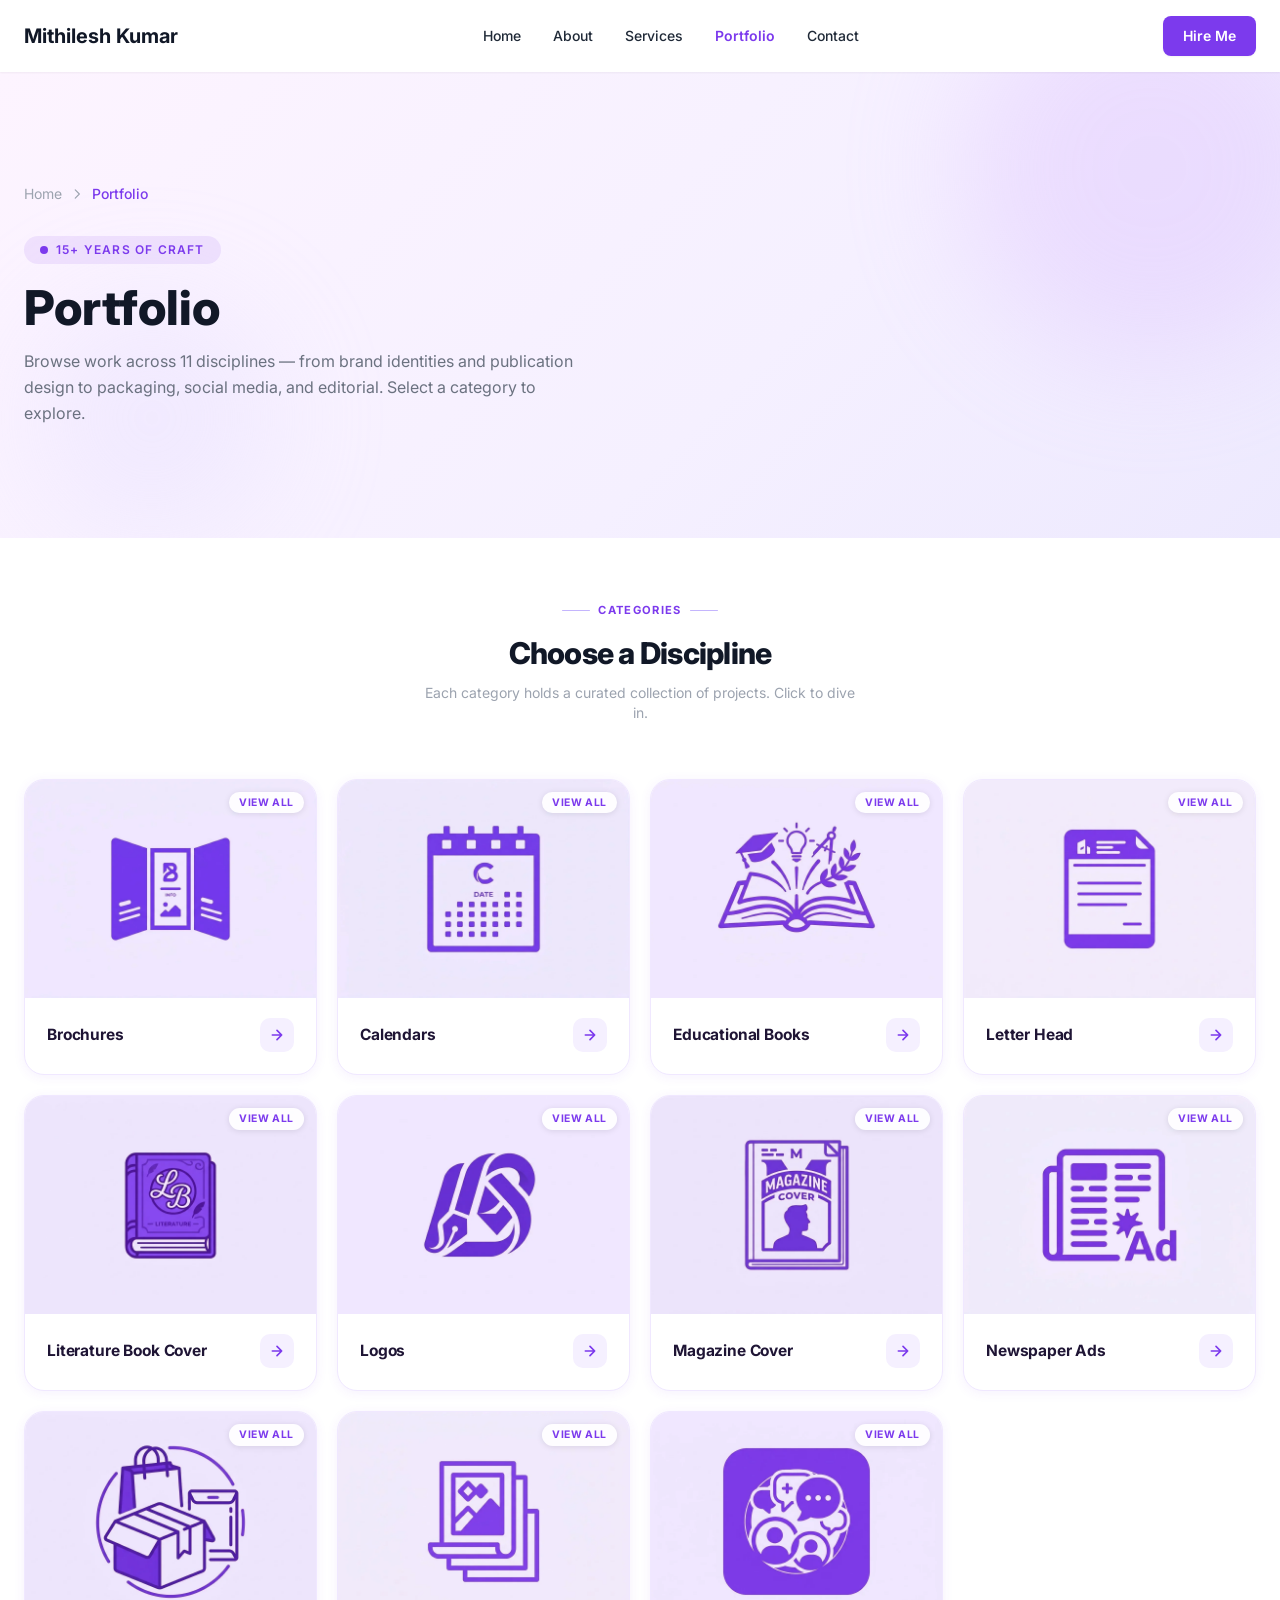
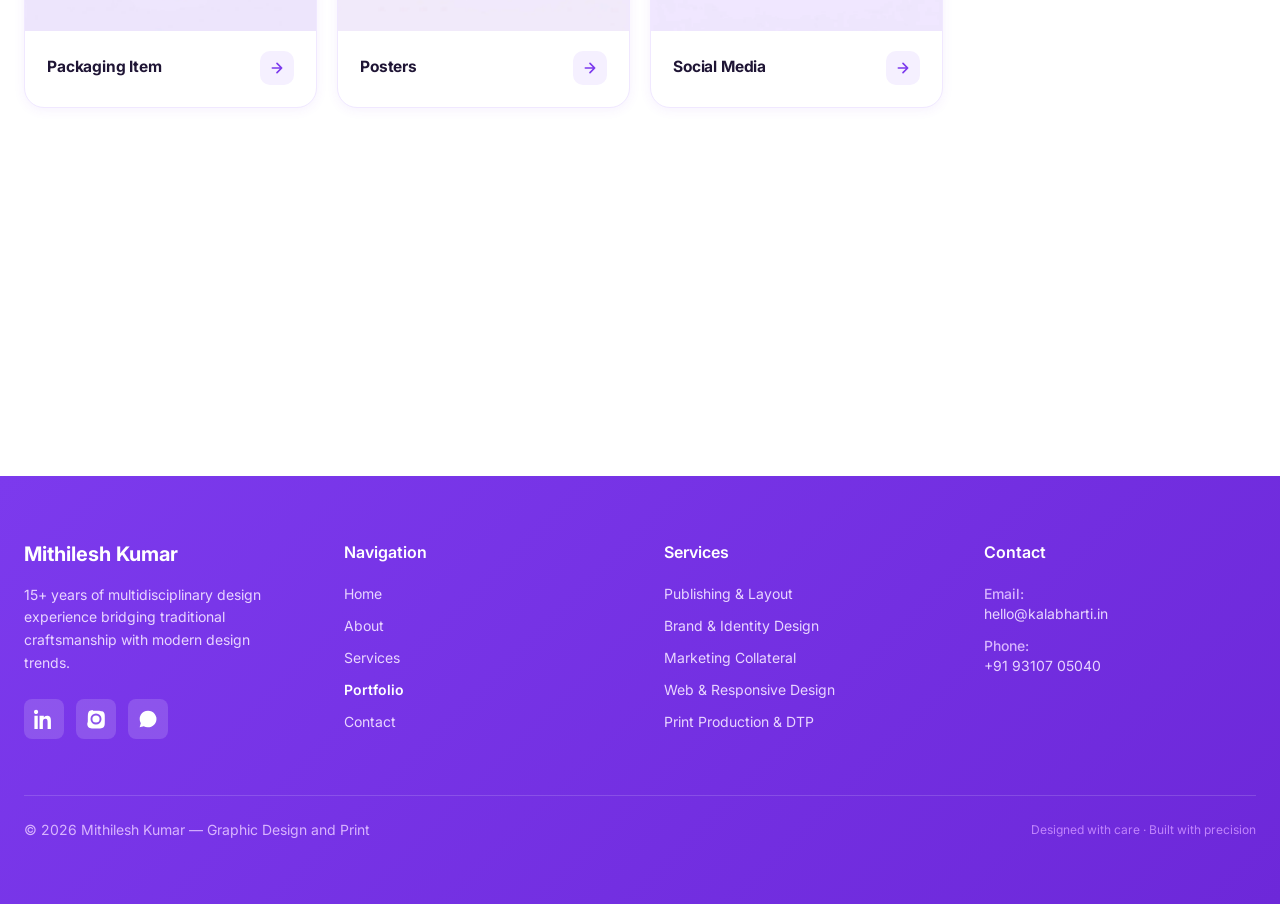
<file: portfolio.html>
<!DOCTYPE html>
<html lang="en">
<head>
  <meta charset="UTF-8" />
  <meta name="viewport" content="width=device-width, initial-scale=1.0" />

  <title>Portfolio – Mithilesh Kumar | Graphic Designer</title>
  <meta name="description"
        content="Explore Mithilesh Kumar's portfolio across 11 design disciplines — from Brochures and Logos to Magazine Covers and Educational Books." />
  <link rel="canonical" href="https://kalabharti.in/portfolio.html" />

  <!-- FAVICONS -->
  <link rel="icon" href="/assets/icons/favicon.ico" />
  <link rel="icon" type="image/svg+xml" href="/assets/icons/favicon.svg" />
  <link rel="icon" type="image/png" sizes="32x32" href="/assets/icons/favicon-32x32.png" />
  <link rel="apple-touch-icon" sizes="180x180" href="/assets/icons/apple-touch-icon.png" />
  <link rel="manifest" href="/assets/icons/site.webmanifest" />
  <meta name="theme-color" content="#7c3aed">

  <!-- Open Graph -->
  <meta property="og:title" content="Portfolio – Mithilesh Kumar | Graphic Designer">
  <meta property="og:description" content="Explore 11 categories of design work — print, branding, publishing, and more.">
  <meta property="og:type" content="website">
  <meta property="og:url" content="https://kalabharti.in/portfolio.html">
  <meta property="og:image" content="https://kalabharti.in/assets/og/og-preview.webp">

  <!-- STYLESHEET -->
  <link rel="stylesheet" href="assets/css/output.css" />

  <!-- Fonts -->
  <link rel="preconnect" href="https://fonts.googleapis.com">
  <link rel="preconnect" href="https://fonts.gstatic.com" crossorigin>
  <link href="https://fonts.googleapis.com/css2?family=Inter:wght@400;500;600;700;800&display=swap" rel="stylesheet">

  <style>
    html { scroll-behavior: smooth; }

    /* ── SHARED ── */
    .navbar-visible { max-height:200px; opacity:1; }
    #siteNavbar { transition: all 0.35s ease; overflow: hidden; }

    .hamburger-bar {
      width:20px; height:2px; background:#7c3aed;
      transition:all 0.3s ease; transform-origin:center;
    }
    #menuBtn:hover .hamburger-bar { background:#6d28d9; }
    .menu-open .hamburger-bar:nth-child(1) { transform:translateY(6px) rotate(45deg); }
    .menu-open .hamburger-bar:nth-child(2) { opacity:0; }
    .menu-open .hamburger-bar:nth-child(3) { transform:translateY(-6px) rotate(-45deg); }

    .reveal { opacity:0; transform:translateY(18px); transition:opacity 0.65s ease, transform 0.65s ease; }
    .reveal.active { opacity:1; transform:translateY(0); }

    /* ── PAGE HERO ── */
    .page-hero {
      background: linear-gradient(135deg, #fdf4ff 0%, #f5f0ff 60%, #ede9fe 100%);
    }
    .page-hero-blob {
      position:absolute; border-radius:9999px;
      filter:blur(60px); pointer-events:none; opacity:0.3;
    }

    /* ── CATEGORY GRID ── */
    .cat-card {
      position: relative;
      overflow: hidden;
      border-radius: 20px;
      background: white;
      border: 1.5px solid #f0e8ff;
      cursor: pointer;
      box-shadow: 0 2px 12px rgba(124,58,237,0.07);
      transition: box-shadow 0.35s ease, transform 0.35s ease, border-color 0.35s ease;
      text-decoration: none;
      display: flex;
      flex-direction: column;
      group: true;
    }
    .cat-card:hover {
      box-shadow: 0 16px 48px rgba(124,58,237,0.2);
      transform: translateY(-5px);
      border-color: #c4b5fd;
    }

    /* Thumbnail area */
    .cat-thumb {
      width: 100%;
      aspect-ratio: 4/3;
      overflow: hidden;
      background: linear-gradient(135deg, #f5f0ff, #ede9fe);
      position: relative;
    }
    .cat-thumb img {
      width: 100%; height: 100%;
      object-fit: cover; display: block;
      transition: transform 0.55s ease;
    }
    .cat-card:hover .cat-thumb img { transform: scale(1.07); }

    /* Gradient overlay on thumb */
    .cat-thumb-overlay {
      position: absolute; inset: 0;
      background: linear-gradient(to bottom,
        rgba(124,58,237,0) 40%,
        rgba(124,58,237,0.45) 100%);
      opacity: 0;
      transition: opacity 0.35s ease;
    }
    .cat-card:hover .cat-thumb-overlay { opacity: 1; }

    /* Placeholder icon for categories without images */
    .cat-placeholder {
      width: 100%; height: 100%;
      display: flex; align-items: center; justify-content: center;
      background: linear-gradient(135deg, #f5f0ff 0%, #ede9fe 100%);
    }
    .cat-placeholder svg { opacity: 0.18; }

    /* Card body */
    .cat-body {
      padding: 20px 22px 22px;
      display: flex;
      align-items: center;
      justify-content: space-between;
      flex: 1;
    }
    .cat-name {
      font-size: 0.97rem;
      font-weight: 700;
      color: #1f1535;
      letter-spacing: -0.01em;
      line-height: 1.3;
    }
    .cat-arrow {
      width: 34px; height: 34px;
      border-radius: 10px;
      background: #f5f0ff;
      display: flex; align-items: center; justify-content: center;
      color: #7c3aed;
      flex-shrink: 0;
      transition: background 0.25s ease, transform 0.25s ease;
    }
    .cat-card:hover .cat-arrow {
      background: #7c3aed;
      color: white;
      transform: translateX(3px);
    }

    /* Count badge on thumb */
    .cat-count {
      position: absolute;
      top: 12px; right: 12px;
      background: rgba(255,255,255,0.92);
      color: #7c3aed;
      font-size: 0.65rem;
      font-weight: 700;
      letter-spacing: 0.06em;
      text-transform: uppercase;
      padding: 3px 10px;
      border-radius: 999px;
      box-shadow: 0 1px 6px rgba(0,0,0,0.1);
    }

    /* ── FOOTER ── */
    #site-footer {
      background: linear-gradient(135deg, #7c3aed 0%, #6d28d9 100%);
    }

    /* ── BACK TO TOP ── */
    #backToTop {
      position:fixed; bottom:28px; right:28px;
      width:44px; height:44px;
      background:#7c3aed; color:white;
      border-radius:12px;
      display:flex; align-items:center; justify-content:center;
      box-shadow:0 4px 16px rgba(124,58,237,0.4);
      opacity:0; pointer-events:none;
      transition:opacity 0.3s ease, transform 0.3s ease;
      transform:translateY(8px);
      cursor:pointer; z-index:40;
    }
    #backToTop.visible { opacity:1; pointer-events:auto; transform:translateY(0); }
    #backToTop:hover { background:#6d28d9; }

    /* Divider accent */
    .section-label {
      display: inline-flex;
      align-items: center;
      gap: 8px;
      font-size: 0.7rem;
      font-weight: 700;
      letter-spacing: 0.12em;
      text-transform: uppercase;
      color: #7c3aed;
    }
    .section-label::before,
    .section-label::after {
      content: '';
      display: block;
      width: 28px;
      height: 1.5px;
      background: #c4b5fd;
      border-radius: 2px;
    }
  </style>
</head>

<body class="font-sans text-gray-800 antialiased bg-white">

  <!-- ─── NAVBAR ─── -->
  <header id="siteNavbar" class="sticky top-0 z-50 bg-white/95 backdrop-blur-md shadow-sm navbar-visible">
    <div class="max-w-7xl mx-auto flex items-center justify-between px-6 py-4">

      <a href="index.html" class="text-xl font-bold text-gray-900 hover:text-brand transition">
        Mithilesh Kumar
      </a>

      <!-- Desktop Nav -->
      <nav class="hidden md:flex gap-8 text-sm font-medium">
        <a href="index.html#home"     class="hover:text-brand transition">Home</a>
        <a href="index.html#about"    class="hover:text-brand transition">About</a>
        <a href="index.html#services" class="hover:text-brand transition">Services</a>
        <a href="portfolio.html"      class="text-brand font-semibold">Portfolio</a>
        <a href="index.html#contact"  class="hover:text-brand transition">Contact</a>
      </nav>

      <!-- Desktop CTA -->
      <a href="index.html#contact"
         class="hidden md:inline-flex items-center gap-2 bg-brand text-white text-sm font-semibold
                px-5 py-2.5 rounded-lg hover:bg-purple-700 transition shadow-sm hover:shadow-md">
        Hire Me
      </a>

      <!-- Mobile hamburger -->
      <button id="menuBtn"
        class="md:hidden w-10 h-10 flex flex-col items-center justify-center gap-1.5
               rounded-lg bg-brand/10">
        <span class="hamburger-bar"></span>
        <span class="hamburger-bar"></span>
        <span class="hamburger-bar"></span>
      </button>
    </div>
  </header>


  <!-- ─── PAGE HERO ─── -->
  <section class="page-hero relative overflow-hidden py-20 md:py-28">
    <div class="page-hero-blob w-96 h-96 bg-purple-300 -top-24 -right-16 absolute"></div>
    <div class="page-hero-blob w-60 h-60 bg-violet-200 bottom-0 left-8 absolute"></div>

    <div class="max-w-7xl mx-auto px-6 relative z-10">

      <!-- Breadcrumb -->
      <div class="flex items-center gap-2 text-sm text-gray-400 mb-8 reveal">
        <a href="index.html" class="hover:text-brand transition">Home</a>
        <svg width="14" height="14" viewBox="0 0 24 24" fill="none" stroke="currentColor" stroke-width="2">
          <path stroke-linecap="round" stroke-linejoin="round" d="M9 5l7 7-7 7"/>
        </svg>
        <span class="text-brand font-medium">Portfolio</span>
      </div>

      <div class="max-w-2xl">
        <div class="inline-flex items-center gap-2 bg-brand/10 text-brand
                    px-4 py-1.5 rounded-full text-xs font-semibold tracking-widest uppercase
                    mb-5 reveal">
          <span class="w-2 h-2 bg-brand rounded-full animate-pulse"></span>
          15+ Years of Craft
        </div>
        <h1 class="text-4xl md:text-5xl font-extrabold text-gray-900 leading-tight reveal">
          Portfolio
        </h1>
        <p class="mt-4 text-gray-500 text-base leading-relaxed max-w-xl reveal">
          Browse work across 11 disciplines — from brand identities and publication design
          to packaging, social media, and editorial. Select a category to explore.
        </p>
      </div>

    </div>
  </section>


  <!-- ─── CATEGORY SELECTION ─── -->
  <main class="max-w-7xl mx-auto px-6 py-16">

    <!-- Section heading -->
    <div class="flex flex-col items-center text-center mb-14 reveal">
      <span class="section-label mb-4">Categories</span>
      <h2 class="text-2xl md:text-3xl font-extrabold text-gray-900 tracking-tight">
        Choose a Discipline
      </h2>
      <p class="mt-3 text-gray-400 text-sm max-w-md">
        Each category holds a curated collection of projects. Click to dive in.
      </p>
    </div>

    <!--
      CATEGORY GRID — 11 cards
      data-slug maps to:  portfolio-[slug].html
      Update cat-count text with actual project counts when known.
      Replace placeholder thumbnail src with a representative cover image per category:
        assets/images/portfolio/cat-brochures.webp
        assets/images/portfolio/cat-calendars.webp
        ... etc.
    -->
    <div class="grid grid-cols-2 md:grid-cols-3 lg:grid-cols-4 gap-4 md:gap-5" id="categoryGrid">

      <!-- 1. Brochures -->
      <a href="portfolio-brochures.html" class="cat-card reveal" style="transition-delay:0ms">
        <div class="cat-thumb">
          <img src="assets/images/portfolio/cat-brochures.webp" alt="Brochures" loading="lazy"
               onerror="this.parentElement.classList.add('img-failed')">
          <div class="cat-thumb-overlay"></div>
          <span class="cat-count">View All</span>
        </div>
        <div class="cat-body">
          <span class="cat-name">Brochures</span>
          <span class="cat-arrow">
            <svg width="16" height="16" fill="none" stroke="currentColor" stroke-width="2.5" viewBox="0 0 24 24">
              <path stroke-linecap="round" stroke-linejoin="round" d="M5 12h14M12 5l7 7-7 7"/>
            </svg>
          </span>
        </div>
      </a>

      <!-- 2. Calendars -->
      <a href="portfolio-calendars.html" class="cat-card reveal" style="transition-delay:60ms">
        <div class="cat-thumb">
          <img src="assets/images/portfolio/cat-calendars.webp" alt="Calendars" loading="lazy"
               onerror="this.parentElement.classList.add('img-failed')">
          <div class="cat-thumb-overlay"></div>
          <span class="cat-count">View All</span>
        </div>
        <div class="cat-body">
          <span class="cat-name">Calendars</span>
          <span class="cat-arrow">
            <svg width="16" height="16" fill="none" stroke="currentColor" stroke-width="2.5" viewBox="0 0 24 24">
              <path stroke-linecap="round" stroke-linejoin="round" d="M5 12h14M12 5l7 7-7 7"/>
            </svg>
          </span>
        </div>
      </a>

      <!-- 3. Educational Books -->
      <a href="portfolio-educational-books.html" class="cat-card reveal" style="transition-delay:120ms">
        <div class="cat-thumb">
          <img src="assets/images/portfolio/cat-educational-books.webp" alt="Educational Books" loading="lazy"
               onerror="this.parentElement.classList.add('img-failed')">
          <div class="cat-thumb-overlay"></div>
          <span class="cat-count">View All</span>
        </div>
        <div class="cat-body">
          <span class="cat-name">Educational Books</span>
          <span class="cat-arrow">
            <svg width="16" height="16" fill="none" stroke="currentColor" stroke-width="2.5" viewBox="0 0 24 24">
              <path stroke-linecap="round" stroke-linejoin="round" d="M5 12h14M12 5l7 7-7 7"/>
            </svg>
          </span>
        </div>
      </a>

      <!-- 4. Letter Head -->
      <a href="portfolio-letter-head.html" class="cat-card reveal" style="transition-delay:0ms">
        <div class="cat-thumb">
          <img src="assets/images/portfolio/cat-letter-head.webp" alt="Letter Head" loading="lazy"
               onerror="this.parentElement.classList.add('img-failed')">
          <div class="cat-thumb-overlay"></div>
          <span class="cat-count">View All</span>
        </div>
        <div class="cat-body">
          <span class="cat-name">Letter Head</span>
          <span class="cat-arrow">
            <svg width="16" height="16" fill="none" stroke="currentColor" stroke-width="2.5" viewBox="0 0 24 24">
              <path stroke-linecap="round" stroke-linejoin="round" d="M5 12h14M12 5l7 7-7 7"/>
            </svg>
          </span>
        </div>
      </a>

      <!-- 5. Literature Book Cover -->
      <a href="portfolio-literature-book-cover.html" class="cat-card reveal" style="transition-delay:60ms">
        <div class="cat-thumb">
          <img src="assets/images/portfolio/cat-literature-book-cover.webp" alt="Literature Book Cover" loading="lazy"
               onerror="this.parentElement.classList.add('img-failed')">
          <div class="cat-thumb-overlay"></div>
          <span class="cat-count">View All</span>
        </div>
        <div class="cat-body">
          <span class="cat-name">Literature Book Cover</span>
          <span class="cat-arrow">
            <svg width="16" height="16" fill="none" stroke="currentColor" stroke-width="2.5" viewBox="0 0 24 24">
              <path stroke-linecap="round" stroke-linejoin="round" d="M5 12h14M12 5l7 7-7 7"/>
            </svg>
          </span>
        </div>
      </a>

      <!-- 6. Logos -->
      <a href="portfolio-logos.html" class="cat-card reveal" style="transition-delay:120ms">
        <div class="cat-thumb">
          <img src="assets/images/portfolio/cat-logos.webp" alt="Logos" loading="lazy"
               onerror="this.parentElement.classList.add('img-failed')">
          <div class="cat-thumb-overlay"></div>
          <span class="cat-count">View All</span>
        </div>
        <div class="cat-body">
          <span class="cat-name">Logos</span>
          <span class="cat-arrow">
            <svg width="16" height="16" fill="none" stroke="currentColor" stroke-width="2.5" viewBox="0 0 24 24">
              <path stroke-linecap="round" stroke-linejoin="round" d="M5 12h14M12 5l7 7-7 7"/>
            </svg>
          </span>
        </div>
      </a>

      <!-- 7. Magazine Cover -->
      <a href="portfolio-magazine-cover.html" class="cat-card reveal" style="transition-delay:0ms">
        <div class="cat-thumb">
          <img src="assets/images/portfolio/cat-magazine-cover.webp" alt="Magazine Cover" loading="lazy"
               onerror="this.parentElement.classList.add('img-failed')">
          <div class="cat-thumb-overlay"></div>
          <span class="cat-count">View All</span>
        </div>
        <div class="cat-body">
          <span class="cat-name">Magazine Cover</span>
          <span class="cat-arrow">
            <svg width="16" height="16" fill="none" stroke="currentColor" stroke-width="2.5" viewBox="0 0 24 24">
              <path stroke-linecap="round" stroke-linejoin="round" d="M5 12h14M12 5l7 7-7 7"/>
            </svg>
          </span>
        </div>
      </a>

      <!-- 8. Newspaper Ads -->
      <a href="portfolio-newspaper-ads.html" class="cat-card reveal" style="transition-delay:60ms">
        <div class="cat-thumb">
          <img src="assets/images/portfolio/cat-newspaper-ads.webp" alt="Newspaper Ads" loading="lazy"
               onerror="this.parentElement.classList.add('img-failed')">
          <div class="cat-thumb-overlay"></div>
          <span class="cat-count">View All</span>
        </div>
        <div class="cat-body">
          <span class="cat-name">Newspaper Ads</span>
          <span class="cat-arrow">
            <svg width="16" height="16" fill="none" stroke="currentColor" stroke-width="2.5" viewBox="0 0 24 24">
              <path stroke-linecap="round" stroke-linejoin="round" d="M5 12h14M12 5l7 7-7 7"/>
            </svg>
          </span>
        </div>
      </a>

      <!-- 9. Packaging Item -->
      <a href="portfolio-packaging-item.html" class="cat-card reveal" style="transition-delay:120ms">
        <div class="cat-thumb">
          <img src="assets/images/portfolio/cat-packaging-item.webp" alt="Packaging Item" loading="lazy"
               onerror="this.parentElement.classList.add('img-failed')">
          <div class="cat-thumb-overlay"></div>
          <span class="cat-count">View All</span>
        </div>
        <div class="cat-body">
          <span class="cat-name">Packaging Item</span>
          <span class="cat-arrow">
            <svg width="16" height="16" fill="none" stroke="currentColor" stroke-width="2.5" viewBox="0 0 24 24">
              <path stroke-linecap="round" stroke-linejoin="round" d="M5 12h14M12 5l7 7-7 7"/>
            </svg>
          </span>
        </div>
      </a>

      <!-- 10. Posters -->
      <a href="portfolio-posters.html" class="cat-card reveal" style="transition-delay:0ms">
        <div class="cat-thumb">
          <img src="assets/images/portfolio/cat-posters.webp" alt="Posters" loading="lazy"
               onerror="this.parentElement.classList.add('img-failed')">
          <div class="cat-thumb-overlay"></div>
          <span class="cat-count">View All</span>
        </div>
        <div class="cat-body">
          <span class="cat-name">Posters</span>
          <span class="cat-arrow">
            <svg width="16" height="16" fill="none" stroke="currentColor" stroke-width="2.5" viewBox="0 0 24 24">
              <path stroke-linecap="round" stroke-linejoin="round" d="M5 12h14M12 5l7 7-7 7"/>
            </svg>
          </span>
        </div>
      </a>

      <!-- 11. Social Media -->
      <a href="portfolio-social-media.html" class="cat-card reveal" style="transition-delay:60ms">
        <div class="cat-thumb">
          <img src="assets/images/portfolio/cat-social-media.webp" alt="Social Media" loading="lazy"
               onerror="this.parentElement.classList.add('img-failed')">
          <div class="cat-thumb-overlay"></div>
          <span class="cat-count">View All</span>
        </div>
        <div class="cat-body">
          <span class="cat-name">Social Media</span>
          <span class="cat-arrow">
            <svg width="16" height="16" fill="none" stroke="currentColor" stroke-width="2.5" viewBox="0 0 24 24">
              <path stroke-linecap="round" stroke-linejoin="round" d="M5 12h14M12 5l7 7-7 7"/>
            </svg>
          </span>
        </div>
      </a>

    </div><!-- /categoryGrid -->

    <!-- ── CTA STRIP ── -->
    <div class="mt-20 rounded-2xl bg-gradient-to-br from-brand to-purple-700 px-8 py-10
                flex flex-col md:flex-row items-center justify-between gap-6 reveal">
      <div>
        <p class="text-white/70 text-xs font-semibold uppercase tracking-widest mb-1">Have a project in mind?</p>
        <h3 class="text-white text-xl md:text-2xl font-extrabold">Let's work together.</h3>
      </div>
      <a href="index.html#contact"
         class="shrink-0 inline-flex items-center gap-2.5 bg-white text-brand
                font-semibold text-sm px-7 py-3.5 rounded-xl
                hover:shadow-lg transition">
        Get in Touch
        <svg width="16" height="16" fill="none" stroke="currentColor" stroke-width="2.5" viewBox="0 0 24 24">
          <path stroke-linecap="round" stroke-linejoin="round" d="M5 12h14M12 5l7 7-7 7"/>
        </svg>
      </a>
    </div>

    <!-- ── BACK TO HOME ── -->
    <div class="mt-10 flex justify-center reveal">
      <a href="index.html"
         class="group inline-flex items-center gap-3
                border-2 border-brand text-brand
                px-8 py-3.5 rounded-xl font-semibold text-sm
                hover:bg-brand hover:text-white
                transition duration-200">
        <svg class="w-4 h-4 transition-transform duration-200 group-hover:-translate-x-1"
             fill="none" stroke="currentColor" stroke-width="2.5" viewBox="0 0 24 24">
          <path stroke-linecap="round" stroke-linejoin="round" d="M10.5 19.5L3 12m0 0l7.5-7.5M3 12h18"/>
        </svg>
        Back to Home
      </a>
    </div>

  </main>


  <!-- ─── FOOTER ─── -->
  <footer id="site-footer" class="text-white py-16">
    <div class="max-w-7xl mx-auto px-6">
      <div class="grid md:grid-cols-2 lg:grid-cols-4 gap-12">

        <!-- Brand -->
        <div>
          <h3 class="text-xl font-bold mb-4">Mithilesh Kumar</h3>
          <p class="text-purple-200 text-sm leading-relaxed">
            15+ years of multidisciplinary design experience bridging traditional
            craftsmanship with modern design trends.
          </p>
          <div class="flex gap-3 mt-6">
            <a href="https://www.linkedin.com/in/kala-bharti-graphic-designing-services/"
               target="_blank" rel="noopener" aria-label="LinkedIn"
               class="w-10 h-10 flex items-center justify-center bg-white/15 rounded-lg hover:bg-white/30 transition">
              <svg class="w-5 h-5" fill="currentColor" viewBox="0 0 24 24">
                <path d="M4.98 3.5C4.98 4.88 3.88 6 2.5 6S0 4.88 0 3.5 1.12 1 2.5 1s2.48 1.12 2.48 2.5zM.5 8h4V24h-4V8zm7.5 0h3.8v2.2h.05c.53-1 1.82-2.2 3.75-2.2 4 0 4.7 2.63 4.7 6.05V24h-4v-7.9c0-1.88-.03-4.3-2.62-4.3-2.63 0-3.03 2.05-3.03 4.17V24h-4V8z"/>
              </svg>
            </a>
            <a href="https://www.instagram.com/kalabharti.kumar98/"
               target="_blank" rel="noopener" aria-label="Instagram"
               class="w-10 h-10 flex items-center justify-center bg-white/15 rounded-lg hover:bg-white/30 transition">
              <svg class="w-5 h-5" fill="currentColor" viewBox="0 0 24 24">
                <path d="M12 2.2c3.2 0 3.58.01 4.85.07 1.17.06 1.97.24 2.43.41a4.92 4.92 0 011.78 1.03 4.92 4.92 0 011.03 1.78c.17.46.35 1.26.41 2.43.06 1.27.07 1.65.07 4.85s-.01 3.58-.07 4.85c-.06 1.17-.24 1.97-.41 2.43a4.92 4.92 0 01-1.03 1.78 4.92 4.92 0 01-1.78 1.03c-.46.17-1.26.35-2.43.41-1.27.06-1.65.07-4.85.07s-3.58-.01-4.85-.07c-1.17-.06-1.97-.24-2.43-.41a4.92 4.92 0 01-1.78-1.03 4.92 4.92 0 01-1.03-1.78c-.17-.46-.35-1.26-.41-2.43C2.21 15.58 2.2 15.2 2.2 12s.01-3.58.07-4.85c.06-1.17.24-1.97.41-2.43A4.92 4.92 0 013.71 2.7a4.92 4.92 0 011.78-1.03c.46-.17 1.26-.35 2.43-.41C8.42 2.21 8.8 2.2 12 2.2zm0 3.2a6.6 6.6 0 100 13.2 6.6 6.6 0 000-13.2zm0 10.9a4.3 4.3 0 110-8.6 4.3 4.3 0 010 8.6zm6.85-11.1a1.55 1.55 0 11-3.1 0 1.55 1.55 0 013.1 0z"/>
              </svg>
            </a>
            <a href="https://wa.me/919310705040"
               target="_blank" rel="noopener" aria-label="WhatsApp"
               class="w-10 h-10 flex items-center justify-center bg-white/15
                      rounded-lg hover:bg-white/30 transition">
              <svg class="w-5 h-5" fill="currentColor" viewBox="0 0 24 24">
                <path d="M17.47 14.37c-.27-.14-1.6-.79-1.85-.88-.25-.09-.43-.14-.61.14-.18.27-.7.88-.86 1.06-.16.18-.32.2-.59.07-.27-.14-1.14-.42-2.17-1.33-.8-.71-1.34-1.59-1.5-1.86-.16-.27-.02-.41.12-.55.12-.12.27-.32.41-.48.14-.16.18-.27.27-.45.09-.18.05-.34-.02-.48-.07-.14-.61-1.48-.84-2.02-.22-.53-.45-.46-.61-.47l-.52-.01c-.18 0-.48.07-.73.34-.25.27-.95.93-.95 2.27s.98 2.64 1.12 2.82c.14.18 1.93 2.95 4.68 4.13.66.28 1.18.45 1.58.57.66.21 1.26.18 1.74.11.53-.08 1.6-.65 1.83-1.27.23-.62.23-1.15.16-1.27-.07-.11-.25-.18-.52-.32zM12 2a10 10 0 00-8.66 15l-1.34 4.88 5-1.31A10 10 0 1012 2z"/>
              </svg>
            </a>
          </div>
        </div>

        <!-- Navigation -->
        <div>
          <h4 class="text-base font-semibold mb-5 text-white">Navigation</h4>
          <ul class="space-y-3 text-purple-200 text-sm">
            <li><a href="index.html"          class="hover:text-white transition">Home</a></li>
            <li><a href="index.html#about"    class="hover:text-white transition">About</a></li>
            <li><a href="index.html#services" class="hover:text-white transition">Services</a></li>
            <li><a href="portfolio.html"      class="hover:text-white transition font-semibold text-white">Portfolio</a></li>
            <li><a href="index.html#contact"  class="hover:text-white transition">Contact</a></li>
          </ul>
        </div>

        <!-- Services -->
        <div>
          <h4 class="text-base font-semibold mb-5 text-white">Services</h4>
          <ul class="space-y-3 text-purple-200 text-sm">
            <li>Publishing &amp; Layout</li>
            <li>Brand &amp; Identity Design</li>
            <li>Marketing Collateral</li>
            <li>Web &amp; Responsive Design</li>
            <li>Print Production &amp; DTP</li>
          </ul>
        </div>

        <!-- Contact -->
        <div>
          <h4 class="text-base font-semibold mb-5 text-white">Contact</h4>
          <div class="space-y-3 text-purple-200 text-sm">
            <p>
              <span class="text-purple-300 font-medium">Email:</span><br>
              <a href="mailto:hello@kalabharti.in" class="hover:text-white transition break-all">
                hello@kalabharti.in
              </a>
            </p>
            <p>
              <span class="text-purple-300 font-medium">Phone:</span><br>
              <a href="tel:+919310705040" class="hover:text-white transition">+91 93107 05040</a>
            </p>
          </div>
        </div>

      </div>

      <div class="mt-14 pt-6 border-t border-white/15 flex flex-col sm:flex-row
                  items-center justify-between gap-4 text-sm text-purple-300">
        <p>© 2026 Mithilesh Kumar — Graphic Design and Print</p>
        <p class="text-purple-400 text-xs">Designed with care · Built with precision</p>
      </div>
    </div>
  </footer>


  <!-- ─── BACK TO TOP ─── -->
  <button id="backToTop" aria-label="Back to top">
    <svg width="18" height="18" viewBox="0 0 24 24" fill="none"
         stroke="currentColor" stroke-width="2.5">
      <path stroke-linecap="round" stroke-linejoin="round" d="M5 15l7-7 7 7"/>
    </svg>
  </button>

  <!-- Mobile panel -->
  <div id="mobileMenu"
        class="fixed top-0 right-0 h-full w-3/4 max-w-xs bg-soft shadow-2xl
              translate-x-full transition-transform duration-300 md:hidden z-50">
    <div class="flex items-center justify-between px-6 py-4 bg-white border-b border-gray-100">
      <span class="font-bold text-gray-900">Menu</span>
      <button id="closeMenu"
        class="w-10 h-10 flex items-center justify-center rounded-lg bg-brand/10 text-brand font-bold">
        ✕
      </button>
    </div>
    <nav class="px-6 py-10 space-y-6 text-base font-medium">
      <a href="index.html"          class="block text-gray-700 hover:text-brand transition">Home</a>
      <a href="index.html#about"    class="block text-gray-700 hover:text-brand transition">About</a>
      <a href="index.html#services" class="block text-gray-700 hover:text-brand transition">Services</a>
      <a href="portfolio.html"      class="block text-brand font-semibold">Portfolio</a>
      <a href="index.html#contact"  class="block text-gray-700 hover:text-brand transition">Contact</a>
      <a href="index.html#contact"
          class="block mt-6 bg-brand text-white text-center px-5 py-3 rounded-lg font-semibold">
        Hire Me
      </a>
    </nav>
  </div>
  <div id="menuBackdrop" class="fixed inset-0 bg-black/40 hidden md:hidden z-40"></div>


  <!-- ─── SCRIPTS ─── -->
  <script>
  document.addEventListener('DOMContentLoaded', () => {

    /* ── Mobile menu ── */
    const menuBtn    = document.getElementById('menuBtn');
    const closeMenu  = document.getElementById('closeMenu');
    const mobileMenu = document.getElementById('mobileMenu');
    const backdrop   = document.getElementById('menuBackdrop');
    function openMenu()   { menuBtn.classList.add('menu-open');    mobileMenu.classList.remove('translate-x-full'); backdrop?.classList.remove('hidden'); }
    function closePanel() { menuBtn.classList.remove('menu-open'); mobileMenu.classList.add('translate-x-full');    backdrop?.classList.add('hidden'); }
    menuBtn.addEventListener('click', openMenu);
    closeMenu.addEventListener('click', closePanel);
    backdrop?.addEventListener('click', closePanel);
    document.querySelectorAll('#mobileMenu a').forEach(l => l.addEventListener('click', closePanel));

    /* ── Scroll reveal ── */
    const revObs = new IntersectionObserver(entries => {
      entries.forEach(e => {
        if (e.isIntersecting) { e.target.classList.add('active'); revObs.unobserve(e.target); }
      });
    }, { threshold: 0.08 });
    document.querySelectorAll('.reveal').forEach(el => revObs.observe(el));

    /* ── Stagger category cards ── */
    document.querySelectorAll('#categoryGrid .cat-card').forEach((el, i) => {
      el.style.transitionDelay = `${(i % 4) * 55}ms`;
    });

    /* ── Back to top ── */
    const btt = document.getElementById('backToTop');
    window.addEventListener('scroll', () => {
      btt.classList.toggle('visible', window.scrollY > 400);
    });
    btt.addEventListener('click', () => window.scrollTo({ top: 0, behavior: 'smooth' }));

  });
  </script>
</body>
</html>
</file>
<file: assets/css/output.css>
*,:after,:before{--tw-border-spacing-x:0;--tw-border-spacing-y:0;--tw-translate-x:0;--tw-translate-y:0;--tw-rotate:0;--tw-skew-x:0;--tw-skew-y:0;--tw-scale-x:1;--tw-scale-y:1;--tw-pan-x: ;--tw-pan-y: ;--tw-pinch-zoom: ;--tw-scroll-snap-strictness:proximity;--tw-gradient-from-position: ;--tw-gradient-via-position: ;--tw-gradient-to-position: ;--tw-ordinal: ;--tw-slashed-zero: ;--tw-numeric-figure: ;--tw-numeric-spacing: ;--tw-numeric-fraction: ;--tw-ring-inset: ;--tw-ring-offset-width:0px;--tw-ring-offset-color:#fff;--tw-ring-color:rgba(59,130,246,.5);--tw-ring-offset-shadow:0 0 #0000;--tw-ring-shadow:0 0 #0000;--tw-shadow:0 0 #0000;--tw-shadow-colored:0 0 #0000;--tw-blur: ;--tw-brightness: ;--tw-contrast: ;--tw-grayscale: ;--tw-hue-rotate: ;--tw-invert: ;--tw-saturate: ;--tw-sepia: ;--tw-drop-shadow: ;--tw-backdrop-blur: ;--tw-backdrop-brightness: ;--tw-backdrop-contrast: ;--tw-backdrop-grayscale: ;--tw-backdrop-hue-rotate: ;--tw-backdrop-invert: ;--tw-backdrop-opacity: ;--tw-backdrop-saturate: ;--tw-backdrop-sepia: ;--tw-contain-size: ;--tw-contain-layout: ;--tw-contain-paint: ;--tw-contain-style: }::backdrop{--tw-border-spacing-x:0;--tw-border-spacing-y:0;--tw-translate-x:0;--tw-translate-y:0;--tw-rotate:0;--tw-skew-x:0;--tw-skew-y:0;--tw-scale-x:1;--tw-scale-y:1;--tw-pan-x: ;--tw-pan-y: ;--tw-pinch-zoom: ;--tw-scroll-snap-strictness:proximity;--tw-gradient-from-position: ;--tw-gradient-via-position: ;--tw-gradient-to-position: ;--tw-ordinal: ;--tw-slashed-zero: ;--tw-numeric-figure: ;--tw-numeric-spacing: ;--tw-numeric-fraction: ;--tw-ring-inset: ;--tw-ring-offset-width:0px;--tw-ring-offset-color:#fff;--tw-ring-color:rgba(59,130,246,.5);--tw-ring-offset-shadow:0 0 #0000;--tw-ring-shadow:0 0 #0000;--tw-shadow:0 0 #0000;--tw-shadow-colored:0 0 #0000;--tw-blur: ;--tw-brightness: ;--tw-contrast: ;--tw-grayscale: ;--tw-hue-rotate: ;--tw-invert: ;--tw-saturate: ;--tw-sepia: ;--tw-drop-shadow: ;--tw-backdrop-blur: ;--tw-backdrop-brightness: ;--tw-backdrop-contrast: ;--tw-backdrop-grayscale: ;--tw-backdrop-hue-rotate: ;--tw-backdrop-invert: ;--tw-backdrop-opacity: ;--tw-backdrop-saturate: ;--tw-backdrop-sepia: ;--tw-contain-size: ;--tw-contain-layout: ;--tw-contain-paint: ;--tw-contain-style: }/*! tailwindcss v3.4.19 | MIT License | https://tailwindcss.com*/*,:after,:before{box-sizing:border-box;border:0 solid #e5e7eb}:after,:before{--tw-content:""}:host,html{line-height:1.5;-webkit-text-size-adjust:100%;-moz-tab-size:4;-o-tab-size:4;tab-size:4;font-family:Inter,system-ui,sans-serif;font-feature-settings:normal;font-variation-settings:normal;-webkit-tap-highlight-color:transparent}body{margin:0;line-height:inherit}hr{height:0;color:inherit;border-top-width:1px}abbr:where([title]){-webkit-text-decoration:underline dotted;text-decoration:underline dotted}h1,h2,h3,h4,h5,h6{font-size:inherit;font-weight:inherit}a{color:inherit;text-decoration:inherit}b,strong{font-weight:bolder}code,kbd,pre,samp{font-family:ui-monospace,SFMono-Regular,Menlo,Monaco,Consolas,Liberation Mono,Courier New,monospace;font-feature-settings:normal;font-variation-settings:normal;font-size:1em}small{font-size:80%}sub,sup{font-size:75%;line-height:0;position:relative;vertical-align:baseline}sub{bottom:-.25em}sup{top:-.5em}table{text-indent:0;border-color:inherit;border-collapse:collapse}button,input,optgroup,select,textarea{font-family:inherit;font-feature-settings:inherit;font-variation-settings:inherit;font-size:100%;font-weight:inherit;line-height:inherit;letter-spacing:inherit;color:inherit;margin:0;padding:0}button,select{text-transform:none}button,input:where([type=button]),input:where([type=reset]),input:where([type=submit]){-webkit-appearance:button;background-color:transparent;background-image:none}:-moz-focusring{outline:auto}:-moz-ui-invalid{box-shadow:none}progress{vertical-align:baseline}::-webkit-inner-spin-button,::-webkit-outer-spin-button{height:auto}[type=search]{-webkit-appearance:textfield;outline-offset:-2px}::-webkit-search-decoration{-webkit-appearance:none}::-webkit-file-upload-button{-webkit-appearance:button;font:inherit}summary{display:list-item}blockquote,dd,dl,figure,h1,h2,h3,h4,h5,h6,hr,p,pre{margin:0}fieldset{margin:0}fieldset,legend{padding:0}menu,ol,ul{list-style:none;margin:0;padding:0}dialog{padding:0}textarea{resize:vertical}input::-moz-placeholder,textarea::-moz-placeholder{opacity:1;color:#9ca3af}input::placeholder,textarea::placeholder{opacity:1;color:#9ca3af}[role=button],button{cursor:pointer}:disabled{cursor:default}audio,canvas,embed,iframe,img,object,svg,video{display:block;vertical-align:middle}img,video{max-width:100%;height:auto}[hidden]:where(:not([hidden=until-found])){display:none}.visible{visibility:visible}.fixed{position:fixed}.absolute{position:absolute}.relative{position:relative}.sticky{position:sticky}.inset-0{inset:0}.-bottom-5{bottom:-1.25rem}.-bottom-6{bottom:-1.5rem}.-left-5{left:-1.25rem}.-right-16{right:-4rem}.-right-20{right:-5rem}.-right-6{right:-1.5rem}.-top-24{top:-6rem}.-top-32{top:-8rem}.bottom-0{bottom:0}.bottom-8{bottom:2rem}.left-1\/2{left:50%}.left-10{left:2.5rem}.left-5{left:1.25rem}.left-8{left:2rem}.right-0{right:0}.right-5{right:1.25rem}.top-0{top:0}.top-5{top:1.25rem}.z-10{z-index:10}.z-40{z-index:40}.z-50{z-index:50}.z-\[999\]{z-index:999}.mx-auto{margin-left:auto;margin-right:auto}.mb-1{margin-bottom:.25rem}.mb-14{margin-bottom:3.5rem}.mb-3{margin-bottom:.75rem}.mb-4{margin-bottom:1rem}.mb-5{margin-bottom:1.25rem}.mb-6{margin-bottom:1.5rem}.mb-8{margin-bottom:2rem}.mt-0\.5{margin-top:.125rem}.mt-1{margin-top:.25rem}.mt-10{margin-top:2.5rem}.mt-12{margin-top:3rem}.mt-14{margin-top:3.5rem}.mt-2{margin-top:.5rem}.mt-20{margin-top:5rem}.mt-24{margin-top:6rem}.mt-3{margin-top:.75rem}.mt-4{margin-top:1rem}.mt-5{margin-top:1.25rem}.mt-6{margin-top:1.5rem}.mt-8{margin-top:2rem}.block{display:block}.flex{display:flex}.inline-flex{display:inline-flex}.grid{display:grid}.hidden{display:none}.aspect-\[4\/3\]{aspect-ratio:4/3}.aspect-square{aspect-ratio:1/1}.h-10{height:2.5rem}.h-11{height:2.75rem}.h-14{height:3.5rem}.h-16{height:4rem}.h-2{height:.5rem}.h-20{height:5rem}.h-4{height:1rem}.h-5{height:1.25rem}.h-6{height:1.5rem}.h-60{height:15rem}.h-64{height:16rem}.h-8{height:2rem}.h-96{height:24rem}.h-full{height:100%}.w-10{width:2.5rem}.w-11{width:2.75rem}.w-14{width:3.5rem}.w-16{width:4rem}.w-2{width:.5rem}.w-20{width:5rem}.w-3\/4{width:75%}.w-4{width:1rem}.w-5{width:1.25rem}.w-6{width:1.5rem}.w-60{width:15rem}.w-64{width:16rem}.w-8{width:2rem}.w-96{width:24rem}.w-full{width:100%}.max-w-2xl{max-width:42rem}.max-w-7xl{max-width:80rem}.max-w-lg{max-width:32rem}.max-w-md{max-width:28rem}.max-w-xl{max-width:36rem}.max-w-xs{max-width:20rem}.flex-shrink{flex-shrink:1}.shrink-0{flex-shrink:0}.-translate-x-1\/2{--tw-translate-x:-50%}.-translate-x-1\/2,.translate-x-full{transform:translate(var(--tw-translate-x),var(--tw-translate-y)) rotate(var(--tw-rotate)) skewX(var(--tw-skew-x)) skewY(var(--tw-skew-y)) scaleX(var(--tw-scale-x)) scaleY(var(--tw-scale-y))}.translate-x-full{--tw-translate-x:100%}.transform{transform:translate(var(--tw-translate-x),var(--tw-translate-y)) rotate(var(--tw-rotate)) skewX(var(--tw-skew-x)) skewY(var(--tw-skew-y)) scaleX(var(--tw-scale-x)) scaleY(var(--tw-scale-y))}@keyframes pulse{50%{opacity:.5}}.animate-pulse{animation:pulse 2s cubic-bezier(.4,0,.6,1) infinite}.grid-cols-2{grid-template-columns:repeat(2,minmax(0,1fr))}.flex-col{flex-direction:column}.flex-wrap{flex-wrap:wrap}.items-start{align-items:flex-start}.items-center{align-items:center}.justify-center{justify-content:center}.justify-between{justify-content:space-between}.gap-0{gap:0}.gap-1\.5{gap:.375rem}.gap-12{gap:3rem}.gap-14{gap:3.5rem}.gap-16{gap:4rem}.gap-2{gap:.5rem}.gap-2\.5{gap:.625rem}.gap-3{gap:.75rem}.gap-4{gap:1rem}.gap-5{gap:1.25rem}.gap-6{gap:1.5rem}.gap-7{gap:1.75rem}.gap-8{gap:2rem}.space-y-3>:not([hidden])~:not([hidden]){--tw-space-y-reverse:0;margin-top:calc(.75rem*(1 - var(--tw-space-y-reverse)));margin-bottom:calc(.75rem*var(--tw-space-y-reverse))}.space-y-4>:not([hidden])~:not([hidden]){--tw-space-y-reverse:0;margin-top:calc(1rem*(1 - var(--tw-space-y-reverse)));margin-bottom:calc(1rem*var(--tw-space-y-reverse))}.space-y-6>:not([hidden])~:not([hidden]){--tw-space-y-reverse:0;margin-top:calc(1.5rem*(1 - var(--tw-space-y-reverse)));margin-bottom:calc(1.5rem*var(--tw-space-y-reverse))}.overflow-hidden{overflow:hidden}.break-all{word-break:break-all}.rounded-2xl{border-radius:1rem}.rounded-3xl{border-radius:1.5rem}.rounded-full{border-radius:9999px}.rounded-lg{border-radius:.5rem}.rounded-xl{border-radius:.75rem}.border{border-width:1px}.border-2{border-width:2px}.border-b{border-bottom-width:1px}.border-l{border-left-width:1px}.border-t{border-top-width:1px}.border-brand{--tw-border-opacity:1;border-color:rgb(124 58 237/var(--tw-border-opacity,1))}.border-gray-100{--tw-border-opacity:1;border-color:rgb(243 244 246/var(--tw-border-opacity,1))}.border-gray-200{--tw-border-opacity:1;border-color:rgb(229 231 235/var(--tw-border-opacity,1))}.border-purple-100{--tw-border-opacity:1;border-color:rgb(243 232 255/var(--tw-border-opacity,1))}.border-white\/15{border-color:hsla(0,0%,100%,.15)}.bg-black\/15{background-color:rgba(0,0,0,.15)}.bg-black\/40{background-color:rgba(0,0,0,.4)}.bg-black\/60{background-color:rgba(0,0,0,.6)}.bg-brand{--tw-bg-opacity:1;background-color:rgb(124 58 237/var(--tw-bg-opacity,1))}.bg-brand\/10{background-color:rgba(124,58,237,.1)}.bg-gray-200{--tw-bg-opacity:1;background-color:rgb(229 231 235/var(--tw-bg-opacity,1))}.bg-gray-50{--tw-bg-opacity:1;background-color:rgb(249 250 251/var(--tw-bg-opacity,1))}.bg-purple-300{--tw-bg-opacity:1;background-color:rgb(216 180 254/var(--tw-bg-opacity,1))}.bg-soft{--tw-bg-opacity:1;background-color:rgb(253 244 255/var(--tw-bg-opacity,1))}.bg-violet-200{--tw-bg-opacity:1;background-color:rgb(221 214 254/var(--tw-bg-opacity,1))}.bg-white{--tw-bg-opacity:1;background-color:rgb(255 255 255/var(--tw-bg-opacity,1))}.bg-white\/15{background-color:hsla(0,0%,100%,.15)}.bg-white\/95{background-color:hsla(0,0%,100%,.95)}.bg-gradient-to-br{background-image:linear-gradient(to bottom right,var(--tw-gradient-stops))}.from-brand{--tw-gradient-from:#7c3aed var(--tw-gradient-from-position);--tw-gradient-to:rgba(124,58,237,0) var(--tw-gradient-to-position);--tw-gradient-stops:var(--tw-gradient-from),var(--tw-gradient-to)}.from-purple-50{--tw-gradient-from:#faf5ff var(--tw-gradient-from-position);--tw-gradient-to:rgba(250,245,255,0) var(--tw-gradient-to-position);--tw-gradient-stops:var(--tw-gradient-from),var(--tw-gradient-to)}.to-purple-700{--tw-gradient-to:#7e22ce var(--tw-gradient-to-position)}.to-violet-100{--tw-gradient-to:#ede9fe var(--tw-gradient-to-position)}.object-contain{-o-object-fit:contain;object-fit:contain}.object-cover{-o-object-fit:cover;object-fit:cover}.p-3{padding:.75rem}.p-5{padding:1.25rem}.p-7{padding:1.75rem}.px-4{padding-left:1rem;padding-right:1rem}.px-5{padding-left:1.25rem;padding-right:1.25rem}.px-6{padding-left:1.5rem;padding-right:1.5rem}.px-7{padding-left:1.75rem;padding-right:1.75rem}.px-8{padding-left:2rem;padding-right:2rem}.py-1\.5{padding-top:.375rem;padding-bottom:.375rem}.py-10{padding-top:2.5rem;padding-bottom:2.5rem}.py-14{padding-top:3.5rem;padding-bottom:3.5rem}.py-16{padding-top:4rem;padding-bottom:4rem}.py-2\.5{padding-top:.625rem;padding-bottom:.625rem}.py-20{padding-top:5rem;padding-bottom:5rem}.py-24{padding-top:6rem;padding-bottom:6rem}.py-3{padding-top:.75rem;padding-bottom:.75rem}.py-3\.5{padding-top:.875rem;padding-bottom:.875rem}.py-4{padding-top:1rem;padding-bottom:1rem}.pb-1{padding-bottom:.25rem}.pl-8{padding-left:2rem}.pt-6{padding-top:1.5rem}.text-center{text-align:center}.font-sans{font-family:Inter,system-ui,sans-serif}.text-2xl{font-size:1.5rem;line-height:2rem}.text-3xl{font-size:1.875rem;line-height:2.25rem}.text-4xl{font-size:2.25rem;line-height:2.5rem}.text-base{font-size:1rem;line-height:1.5rem}.text-lg{font-size:1.125rem;line-height:1.75rem}.text-sm{font-size:.875rem;line-height:1.25rem}.text-xl{font-size:1.25rem;line-height:1.75rem}.text-xs{font-size:.75rem;line-height:1rem}.font-bold{font-weight:700}.font-extrabold{font-weight:800}.font-medium{font-weight:500}.font-semibold{font-weight:600}.uppercase{text-transform:uppercase}.leading-none{line-height:1}.leading-relaxed{line-height:1.625}.leading-tight{line-height:1.25}.tracking-tight{letter-spacing:-.025em}.tracking-wide{letter-spacing:.025em}.tracking-widest{letter-spacing:.1em}.text-brand{--tw-text-opacity:1;color:rgb(124 58 237/var(--tw-text-opacity,1))}.text-brand\/50{color:rgba(124,58,237,.5)}.text-gray-400{--tw-text-opacity:1;color:rgb(156 163 175/var(--tw-text-opacity,1))}.text-gray-500{--tw-text-opacity:1;color:rgb(107 114 128/var(--tw-text-opacity,1))}.text-gray-600{--tw-text-opacity:1;color:rgb(75 85 99/var(--tw-text-opacity,1))}.text-gray-700{--tw-text-opacity:1;color:rgb(55 65 81/var(--tw-text-opacity,1))}.text-gray-800{--tw-text-opacity:1;color:rgb(31 41 55/var(--tw-text-opacity,1))}.text-gray-900{--tw-text-opacity:1;color:rgb(17 24 39/var(--tw-text-opacity,1))}.text-purple-200{--tw-text-opacity:1;color:rgb(233 213 255/var(--tw-text-opacity,1))}.text-purple-300{--tw-text-opacity:1;color:rgb(216 180 254/var(--tw-text-opacity,1))}.text-purple-400{--tw-text-opacity:1;color:rgb(192 132 252/var(--tw-text-opacity,1))}.text-white{--tw-text-opacity:1;color:rgb(255 255 255/var(--tw-text-opacity,1))}.text-white\/70{color:hsla(0,0%,100%,.7)}.antialiased{-webkit-font-smoothing:antialiased;-moz-osx-font-smoothing:grayscale}.shadow-2xl{--tw-shadow:0 25px 50px -12px rgba(0,0,0,.25);--tw-shadow-colored:0 25px 50px -12px var(--tw-shadow-color)}.shadow-2xl,.shadow-lg{box-shadow:var(--tw-ring-offset-shadow,0 0 #0000),var(--tw-ring-shadow,0 0 #0000),var(--tw-shadow)}.shadow-lg{--tw-shadow:0 10px 15px -3px rgba(0,0,0,.1),0 4px 6px -4px rgba(0,0,0,.1);--tw-shadow-colored:0 10px 15px -3px var(--tw-shadow-color),0 4px 6px -4px var(--tw-shadow-color)}.shadow-md{--tw-shadow:0 4px 6px -1px rgba(0,0,0,.1),0 2px 4px -2px rgba(0,0,0,.1);--tw-shadow-colored:0 4px 6px -1px var(--tw-shadow-color),0 2px 4px -2px var(--tw-shadow-color)}.shadow-md,.shadow-sm{box-shadow:var(--tw-ring-offset-shadow,0 0 #0000),var(--tw-ring-shadow,0 0 #0000),var(--tw-shadow)}.shadow-sm{--tw-shadow:0 1px 2px 0 rgba(0,0,0,.05);--tw-shadow-colored:0 1px 2px 0 var(--tw-shadow-color)}.shadow-xl{--tw-shadow:0 20px 25px -5px rgba(0,0,0,.1),0 8px 10px -6px rgba(0,0,0,.1);--tw-shadow-colored:0 20px 25px -5px var(--tw-shadow-color),0 8px 10px -6px var(--tw-shadow-color);box-shadow:var(--tw-ring-offset-shadow,0 0 #0000),var(--tw-ring-shadow,0 0 #0000),var(--tw-shadow)}.shadow-gray-200\/60{--tw-shadow-color:rgba(229,231,235,.6);--tw-shadow:var(--tw-shadow-colored)}.shadow-purple-200\/60{--tw-shadow-color:rgba(233,213,255,.6);--tw-shadow:var(--tw-shadow-colored)}.outline{outline-style:solid}.blur{--tw-blur:blur(8px)}.blur,.filter{filter:var(--tw-blur) var(--tw-brightness) var(--tw-contrast) var(--tw-grayscale) var(--tw-hue-rotate) var(--tw-invert) var(--tw-saturate) var(--tw-sepia) var(--tw-drop-shadow)}.backdrop-blur-md{--tw-backdrop-blur:blur(12px)}.backdrop-blur-md,.backdrop-blur-sm{backdrop-filter:var(--tw-backdrop-blur) var(--tw-backdrop-brightness) var(--tw-backdrop-contrast) var(--tw-backdrop-grayscale) var(--tw-backdrop-hue-rotate) var(--tw-backdrop-invert) var(--tw-backdrop-opacity) var(--tw-backdrop-saturate) var(--tw-backdrop-sepia)}.backdrop-blur-sm{--tw-backdrop-blur:blur(4px)}.transition{transition-property:color,background-color,border-color,text-decoration-color,fill,stroke,opacity,box-shadow,transform,filter,backdrop-filter;transition-timing-function:cubic-bezier(.4,0,.2,1);transition-duration:.15s}.transition-transform{transition-property:transform;transition-timing-function:cubic-bezier(.4,0,.2,1);transition-duration:.15s}.duration-200{transition-duration:.2s}.duration-300{transition-duration:.3s}.ease-out{transition-timing-function:cubic-bezier(0,0,.2,1)}.hover\:-translate-y-0\.5:hover{--tw-translate-y:-0.125rem;transform:translate(var(--tw-translate-x),var(--tw-translate-y)) rotate(var(--tw-rotate)) skewX(var(--tw-skew-x)) skewY(var(--tw-skew-y)) scaleX(var(--tw-scale-x)) scaleY(var(--tw-scale-y))}.hover\:bg-black\/30:hover{background-color:rgba(0,0,0,.3)}.hover\:bg-brand:hover{--tw-bg-opacity:1;background-color:rgb(124 58 237/var(--tw-bg-opacity,1))}.hover\:bg-purple-700:hover{--tw-bg-opacity:1;background-color:rgb(126 34 206/var(--tw-bg-opacity,1))}.hover\:bg-white\/30:hover{background-color:hsla(0,0%,100%,.3)}.hover\:text-brand:hover{--tw-text-opacity:1;color:rgb(124 58 237/var(--tw-text-opacity,1))}.hover\:text-white:hover{--tw-text-opacity:1;color:rgb(255 255 255/var(--tw-text-opacity,1))}.hover\:shadow-lg:hover{--tw-shadow:0 10px 15px -3px rgba(0,0,0,.1),0 4px 6px -4px rgba(0,0,0,.1);--tw-shadow-colored:0 10px 15px -3px var(--tw-shadow-color),0 4px 6px -4px var(--tw-shadow-color)}.hover\:shadow-lg:hover,.hover\:shadow-md:hover{box-shadow:var(--tw-ring-offset-shadow,0 0 #0000),var(--tw-ring-shadow,0 0 #0000),var(--tw-shadow)}.hover\:shadow-md:hover{--tw-shadow:0 4px 6px -1px rgba(0,0,0,.1),0 2px 4px -2px rgba(0,0,0,.1);--tw-shadow-colored:0 4px 6px -1px var(--tw-shadow-color),0 2px 4px -2px var(--tw-shadow-color)}.group:hover .group-hover\:-translate-x-1{--tw-translate-x:-0.25rem}.group:hover .group-hover\:-translate-x-1,.group:hover .group-hover\:translate-x-1{transform:translate(var(--tw-translate-x),var(--tw-translate-y)) rotate(var(--tw-rotate)) skewX(var(--tw-skew-x)) skewY(var(--tw-skew-y)) scaleX(var(--tw-scale-x)) scaleY(var(--tw-scale-y))}.group:hover .group-hover\:translate-x-1{--tw-translate-x:0.25rem}@media (min-width:640px){.sm\:grid-cols-2{grid-template-columns:repeat(2,minmax(0,1fr))}.sm\:grid-cols-4{grid-template-columns:repeat(4,minmax(0,1fr))}.sm\:flex-row{flex-direction:row}}@media (min-width:768px){.md\:flex{display:flex}.md\:inline-flex{display:inline-flex}.md\:hidden{display:none}.md\:grid-cols-2{grid-template-columns:repeat(2,minmax(0,1fr))}.md\:grid-cols-3{grid-template-columns:repeat(3,minmax(0,1fr))}.md\:grid-cols-4{grid-template-columns:repeat(4,minmax(0,1fr))}.md\:flex-row{flex-direction:row}.md\:gap-5{gap:1.25rem}.md\:py-28{padding-top:7rem;padding-bottom:7rem}.md\:text-2xl{font-size:1.5rem;line-height:2rem}.md\:text-3xl{font-size:1.875rem;line-height:2.25rem}.md\:text-5xl{font-size:3rem;line-height:1}}@media (min-width:1024px){.lg\:col-span-1{grid-column:span 1/span 1}.lg\:grid-cols-2{grid-template-columns:repeat(2,minmax(0,1fr))}.lg\:grid-cols-4{grid-template-columns:repeat(4,minmax(0,1fr))}.lg\:text-5xl{font-size:3rem;line-height:1}}@media (min-width:1280px){.xl\:text-6xl{font-size:3.75rem;line-height:1}}
</file>
